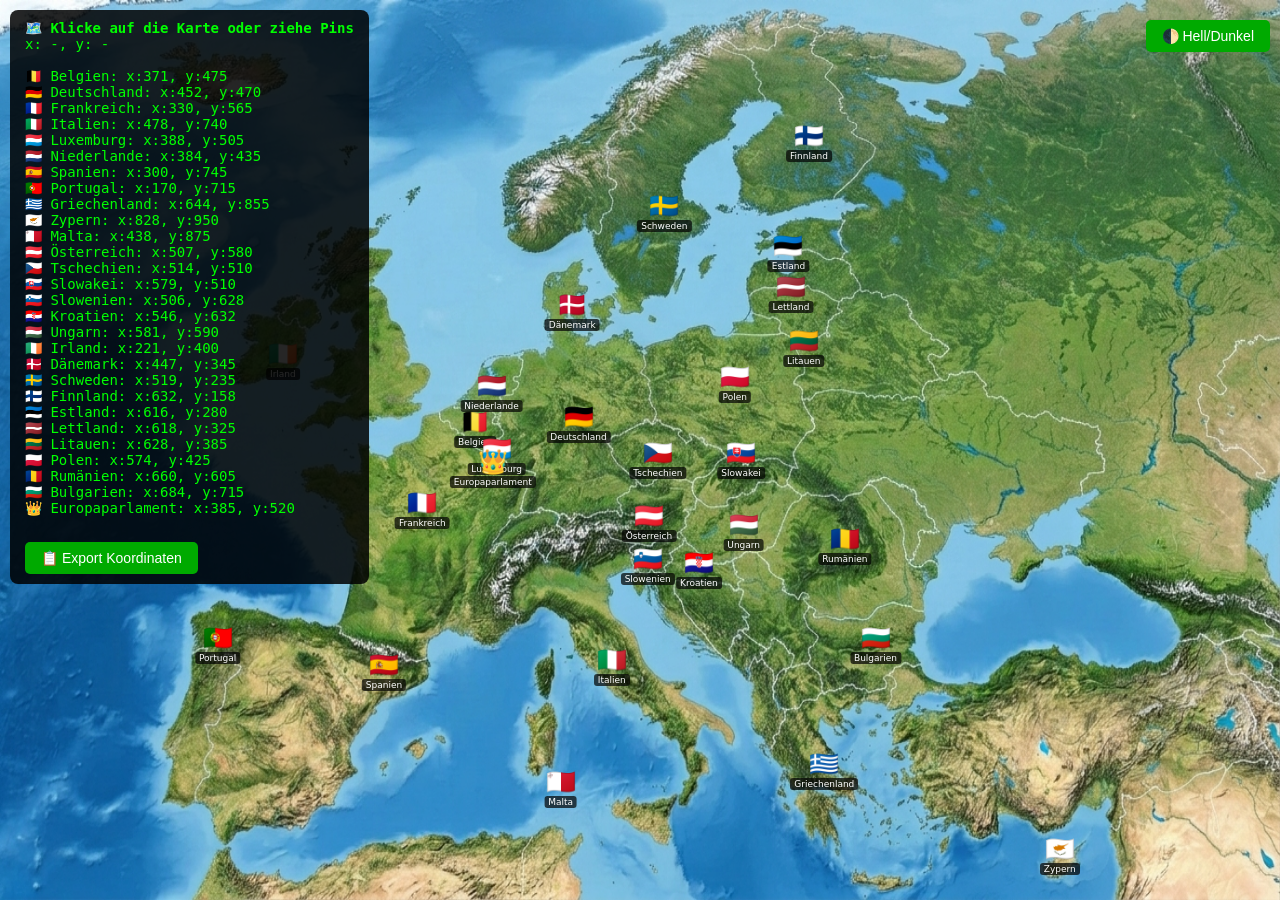
<file: 6.0/calibrate.html>
<!DOCTYPE html>
<html>
<head>
<meta charset="utf-8">
<title>Map Pin Calibrator</title>
<style>
* { margin: 0; padding: 0; box-sizing: border-box; }
body { background: #111; font-family: system-ui; overflow: hidden; }
#container {
  position: relative;
  width: 100vw;
  height: 100vh;
}
#map {
  position: absolute;
  inset: 0;
  width: 100%;
  height: 100%;
  object-fit: fill;
}
.pin {
  position: absolute;
  transform: translate(-50%, -50%);
  font-size: 20px;
  cursor: grab;
  z-index: 10;
  text-align: center;
  user-select: none;
}
.pin .flag { font-size: 24px; }
.pin .name {
  font-size: 9px;
  color: #fff;
  background: rgba(0,0,0,0.7);
  padding: 1px 4px;
  border-radius: 3px;
  white-space: nowrap;
}
#coords {
  position: fixed;
  top: 10px;
  left: 10px;
  background: rgba(0,0,0,0.85);
  color: #0f0;
  padding: 10px 15px;
  font-family: monospace;
  font-size: 14px;
  z-index: 100;
  border-radius: 8px;
  max-height: 90vh;
  overflow-y: auto;
}
#crosshair {
  position: absolute;
  width: 20px; height: 20px;
  border: 2px solid red;
  border-radius: 50%;
  transform: translate(-50%, -50%);
  pointer-events: none;
  z-index: 50;
  display: none;
}
#output {
  position: fixed;
  bottom: 10px;
  right: 10px;
  background: rgba(0,0,0,0.9);
  color: #0f0;
  padding: 15px;
  font-family: monospace;
  font-size: 11px;
  z-index: 100;
  border-radius: 8px;
  max-height: 50vh;
  overflow-y: auto;
  white-space: pre;
}
button {
  background: #0a0;
  color: #fff;
  border: none;
  padding: 8px 16px;
  border-radius: 5px;
  cursor: pointer;
  font-size: 14px;
  margin-top: 10px;
}
#toggle {
  position: fixed;
  top: 10px;
  right: 10px;
  z-index: 100;
}
</style>
</head>
<body>
<div id="container">
  <img id="map" src="assets/story/europe_map_light.jpg">
  <div id="crosshair"></div>
</div>

<div id="coords">
  <b>🗺️ Klicke auf die Karte oder ziehe Pins</b><br>
  <span id="live-coord">x: -, y: -</span><br><br>
  <div id="pin-list"></div>
  <br>
  <button onclick="exportCoords()">📋 Export Koordinaten</button>
</div>

<button id="toggle" onclick="toggleMap()">🌓 Hell/Dunkel</button>

<div id="output" style="display:none"></div>

<script>
const countries = [
  { name: "Belgien", chapter: 1, x: 371, y: 475, flag: "🇧🇪" },
  { name: "Deutschland", chapter: 1, x: 452, y: 470, flag: "🇩🇪" },
  { name: "Frankreich", chapter: 1, x: 330, y: 565, flag: "🇫🇷" },
  { name: "Italien", chapter: 1, x: 478, y: 740, flag: "🇮🇹" },
  { name: "Luxemburg", chapter: 1, x: 388, y: 505, flag: "🇱🇺" },
  { name: "Niederlande", chapter: 1, x: 384, y: 435, flag: "🇳🇱" },
  { name: "Spanien", chapter: 2, x: 300, y: 745, flag: "🇪🇸" },
  { name: "Portugal", chapter: 2, x: 170, y: 715, flag: "🇵🇹" },
  { name: "Griechenland", chapter: 2, x: 644, y: 855, flag: "🇬🇷" },
  { name: "Zypern", chapter: 2, x: 828, y: 950, flag: "🇨🇾" },
  { name: "Malta", chapter: 2, x: 438, y: 875, flag: "🇲🇹" },
  { name: "Österreich", chapter: 3, x: 507, y: 580, flag: "🇦🇹" },
  { name: "Tschechien", chapter: 3, x: 514, y: 510, flag: "🇨🇿" },
  { name: "Slowakei", chapter: 3, x: 579, y: 510, flag: "🇸🇰" },
  { name: "Slowenien", chapter: 3, x: 506, y: 628, flag: "🇸🇮" },
  { name: "Kroatien", chapter: 3, x: 546, y: 632, flag: "🇭🇷" },
  { name: "Ungarn", chapter: 3, x: 581, y: 590, flag: "🇭🇺" },
  { name: "Irland", chapter: 4, x: 221, y: 400, flag: "🇮🇪" },
  { name: "Dänemark", chapter: 4, x: 447, y: 345, flag: "🇩🇰" },
  { name: "Schweden", chapter: 4, x: 519, y: 235, flag: "🇸🇪" },
  { name: "Finnland", chapter: 4, x: 632, y: 158, flag: "🇫🇮" },
  { name: "Estland", chapter: 4, x: 616, y: 280, flag: "🇪🇪" },
  { name: "Lettland", chapter: 4, x: 618, y: 325, flag: "🇱🇻" },
  { name: "Litauen", chapter: 4, x: 628, y: 385, flag: "🇱🇹" },
  { name: "Polen", chapter: 5, x: 574, y: 425, flag: "🇵🇱" },
  { name: "Rumänien", chapter: 5, x: 660, y: 605, flag: "🇷🇴" },
  { name: "Bulgarien", chapter: 5, x: 684, y: 715, flag: "🇧🇬" },
  { name: "Europaparlament", chapter: 5, x: 385, y: 520, flag: "👑" },
];

const container = document.getElementById('container');
const liveCoord = document.getElementById('live-coord');
const pinList = document.getElementById('pin-list');
let isDark = false;
let dragging = null;

// Create pins
countries.forEach((c, i) => {
  const pin = document.createElement('div');
  pin.className = 'pin';
  pin.innerHTML = `<div class="flag">${c.flag}</div><div class="name">${c.name}</div>`;
  pin.style.left = (c.x / 1000 * 100) + '%';
  pin.style.top = (c.y / 1000 * 100) + '%';
  pin.dataset.index = i;
  
  pin.addEventListener('mousedown', (e) => {
    e.preventDefault();
    dragging = { pin, index: i };
    pin.style.cursor = 'grabbing';
  });
  
  container.appendChild(pin);
  c.pinEl = pin;
});

document.addEventListener('mousemove', (e) => {
  const rect = container.getBoundingClientRect();
  const xPct = (e.clientX - rect.left) / rect.width;
  const yPct = (e.clientY - rect.top) / rect.height;
  const x1000 = Math.round(xPct * 1000);
  const y1000 = Math.round(yPct * 1000);
  liveCoord.textContent = `x: ${x1000}, y: ${y1000}`;
  
  if (dragging) {
    const c = countries[dragging.index];
    c.x = x1000;
    c.y = y1000;
    dragging.pin.style.left = (xPct * 100) + '%';
    dragging.pin.style.top = (yPct * 100) + '%';
    updatePinList();
  }
});

document.addEventListener('mouseup', () => {
  if (dragging) {
    dragging.pin.style.cursor = 'grab';
    dragging = null;
  }
});

container.addEventListener('click', (e) => {
  if (e.target.closest('.pin')) return;
  const rect = container.getBoundingClientRect();
  const x1000 = Math.round((e.clientX - rect.left) / rect.width * 1000);
  const y1000 = Math.round((e.clientY - rect.top) / rect.height * 1000);
  const ch = document.getElementById('crosshair');
  ch.style.display = 'block';
  ch.style.left = (x1000 / 10) + '%';
  ch.style.top = (y1000 / 10) + '%';
});

function updatePinList() {
  pinList.innerHTML = countries.map(c => 
    `<span style="color:${c.x !== undefined ? '#0f0' : '#f00'}">${c.flag} ${c.name}: x:${c.x}, y:${c.y}</span>`
  ).join('<br>');
}
updatePinList();

function toggleMap() {
  isDark = !isDark;
  document.getElementById('map').src = isDark 
    ? 'assets/story/europe_map.jpg' 
    : 'assets/story/europe_map_light.jpg';
}

function exportCoords() {
  const output = document.getElementById('output');
  output.style.display = 'block';
  let code = 'expeditionRoute: [\n';
  const chapters = {1: 'Gründerstaaten', 2: 'Süden', 3: 'Mitteleuropa', 4: 'Norden', 5: 'Finale'};
  let lastCh = 0;
  countries.forEach(c => {
    if (c.chapter !== lastCh) {
      code += `  // Kapitel ${c.chapter}\n`;
      lastCh = c.chapter;
    }
    code += `  { name: "${c.name}", chapter: ${c.chapter}, x: ${c.x}, y: ${c.y}, flag: "${c.flag}" },\n`;
  });
  code += ']';
  output.textContent = code;
  navigator.clipboard?.writeText(code);
}
</script>
</body>
</html>
</file>
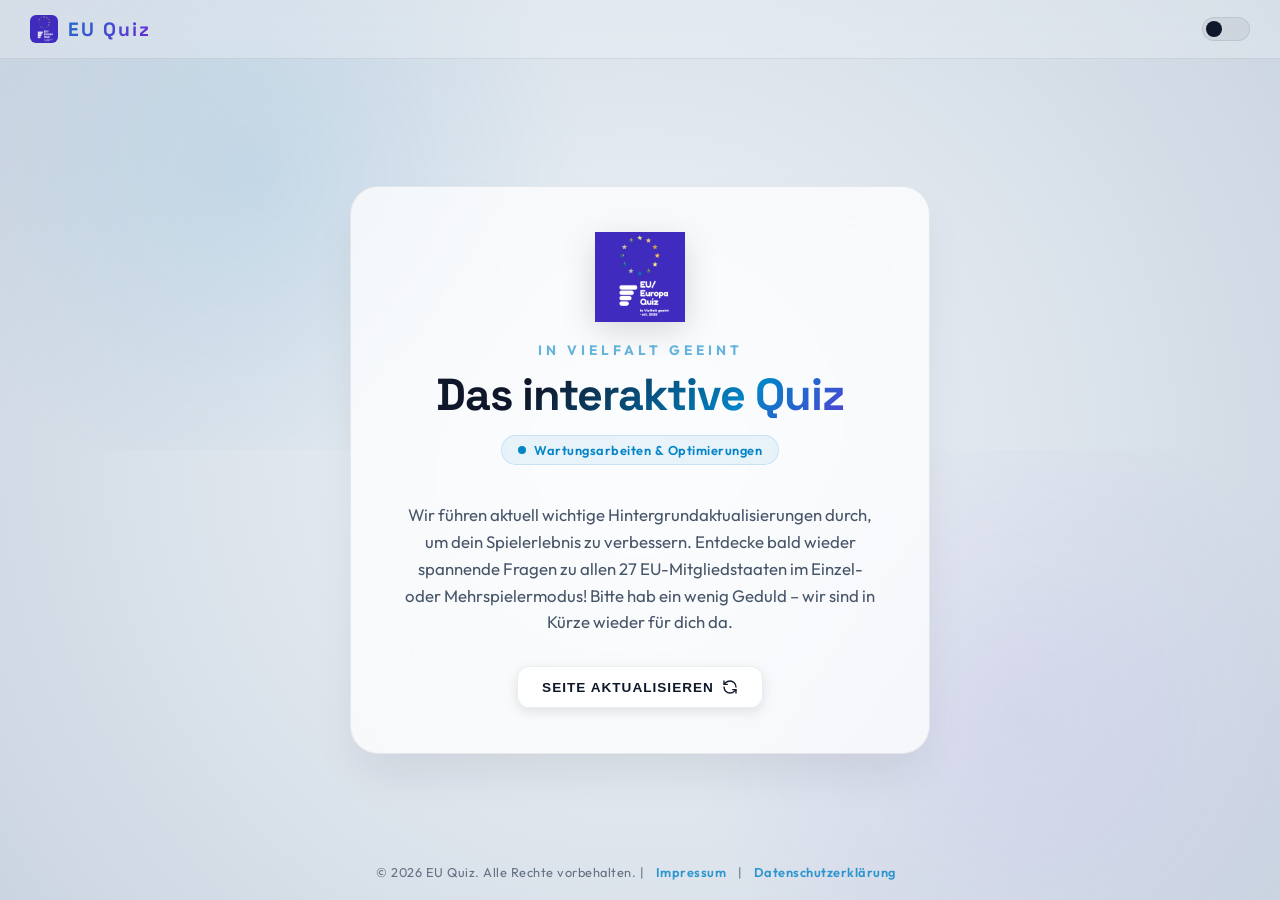
<file: 6.0/maintenance.html>
<!DOCTYPE html>
<html lang="de">
<head>
<meta charset="UTF-8">
<meta name="viewport" content="width=device-width, initial-scale=1.0">
<title>EU / Europa Quiz – Wartungsarbeiten</title>
<meta name="description" content="Das interaktive EU- &amp; Europa-Quiz: Teste dein Wissen über alle 27 EU-Mitgliedstaaten! Erbeute Länder, sammle XP &amp; spiele im Einzel- oder Mehrspieler.">
<meta name="keywords" content="EU Quiz, Europa Quiz, Europäische Union, Quizspiel, Erdkunde, Geografie, Geschichte, Politik, Kultur, Schule, Binnenmarkt">
<meta name="author" content="EU / Europa Quiz">

<!-- Favicon & Icons -->
<link rel="icon" type="image/png" sizes="32x32" href="favicon.png">
<link rel="icon" type="image/png" sizes="16x16" href="favicon.png">
<link rel="shortcut icon" href="favicon.png">
<link rel="apple-touch-icon" href="apple-touch-icon.png">

<!-- Open Graph / Social Media -->
<meta property="og:title" content="EU / Europa Quiz – In Vielfalt geeint">
<meta property="og:description" content="Das interaktive EU- &amp; Europa-Quiz: Teste dein Wissen über alle 27 EU-Mitgliedstaaten in 5 spannenden Kategorien!">
<meta property="og:image" content="assets/logo.png">
<meta property="og:type" content="website">

<!-- Twitter Card -->
<meta name="twitter:card" content="summary_large_image">
<meta name="twitter:title" content="EU / Europa Quiz – In Vielfalt geeint">
<meta name="twitter:description" content="Das interaktive EU- &amp; Europa-Quiz: Teste dein Wissen über alle 27 EU-Mitgliedstaaten!">
<meta name="twitter:image" content="assets/logo.png">

<!-- Cookiebot -->
<script id="Cookiebot" src="https://consent.cookiebot.com/uc.js" data-cbid="a0b4e83a-b18e-4368-aa13-7da525487b4c" data-blockingmode="auto" type="text/javascript"></script>
<!-- Google tag (gtag.js) - Manuelle Cookiebot-Steuerung -->
<script type="text/plain" data-cookieconsent="statistics" src="https://www.googletagmanager.com/gtag/js?id=G-BZ7J2FT6GX"></script>
<script type="text/plain" data-cookieconsent="statistics">
window.dataLayer = window.dataLayer || [];
function gtag(){dataLayer.push(arguments);}
gtag('js', new Date());
gtag('config', 'G-BZ7J2FT6GX', { 'anonymize_ip': true });
</script>

<!-- Google Fonts -->
<link rel="preconnect" href="https://fonts.googleapis.com">
<link rel="preconnect" href="https://fonts.gstatic.com" crossorigin>
<link href="https://fonts.googleapis.com/css2?family=Outfit:wght@300;400;600;800&family=Space+Grotesk:wght@400;600;700&display=swap" rel="stylesheet">

<style>
  :root {
    --bg-gradient: radial-gradient(circle at 50% 50%, #f1f5f9 0%, #cbd5e1 100%);
    --bg-solid: #e2e8f0;
    --card-bg: rgba(255, 255, 255, 0.75);
    --card-border: rgba(15, 23, 42, 0.08);
    --card-hover: rgba(255, 255, 255, 0.9);
    --text-primary: #0f172a;
    --text-secondary: #475569;
    --accent: #0284c7;
    --accent-alt: #6d28d9;
    --accent-glow: rgba(2, 132, 199, 0.1);
    --success: #059669;
    --error: #e11d48;
    --shadow-color: rgba(15, 23, 42, 0.1);
  }

  body.dark-mode {
    --bg-gradient: radial-gradient(circle at 50% 50%, #08071a 0%, #020208 100%);
    --bg-solid: #03020a;
    --card-bg: rgba(255, 255, 255, 0.03);
    --card-border: rgba(255, 255, 255, 0.07);
    --card-hover: rgba(255, 255, 255, 0.07);
    --text-primary: #f8fafc;
    --text-secondary: #94a3b8;
    --accent: #06b6d4; 
    --accent-alt: #8b5cf6; 
    --accent-glow: rgba(6, 182, 212, 0.15);
    --success: #10b981;
    --error: #f43f5e;
    --shadow-color: rgba(0, 0, 0, 0.6);
  }

  * {
    box-sizing: border-box;
  }

  body { 
    font-family: 'Outfit', sans-serif; 
    background: var(--bg-gradient); 
    background-attachment: fixed;
    color: var(--text-primary); 
    margin: 0; 
    min-height: 100vh;
    transition: background 0.5s cubic-bezier(0.4, 0, 0.2, 1), color 0.3s ease;
    overflow-x: hidden;
    display: flex;
    flex-direction: column;
    align-items: center;
    justify-content: center;
  }

  .mesh-glow {
    position: fixed;
    top: -10%;
    left: -10%;
    width: 60%;
    height: 60%;
    background: radial-gradient(circle, var(--accent-glow) 0%, transparent 70%);
    z-index: -1;
    pointer-events: none;
    animation: pulseGlow 10s infinite alternate ease-in-out;
  }

  .mesh-glow-2 {
    position: fixed;
    bottom: -10%;
    right: -10%;
    width: 60%;
    height: 60%;
    background: radial-gradient(circle, rgba(139, 92, 246, 0.08) 0%, transparent 70%);
    z-index: -1;
    pointer-events: none;
    animation: pulseGlow2 12s infinite alternate ease-in-out;
  }

  @keyframes pulseGlow {
    0% { transform: scale(1) translate(0, 0); }
    100% { transform: scale(1.1) translate(5%, 5%); }
  }
  @keyframes pulseGlow2 {
    0% { transform: scale(1) translate(0, 0); }
    100% { transform: scale(1.15) translate(-4%, -4%); }
  }

  .top-bar { 
    position: fixed; 
    top: 0; 
    left: 0;
    width: 100%;
    padding: 15px 30px;
    z-index: 1000; 
    display: flex; 
    justify-content: space-between;
    align-items: center;
    backdrop-filter: blur(12px);
    -webkit-backdrop-filter: blur(12px);
    border-bottom: 1px solid var(--card-border);
    background: rgba(241, 245, 249, 0.3);
  }

  body.dark-mode .top-bar {
    background: rgba(3, 2, 10, 0.2);
  }

  .brand {
    font-family: 'Space Grotesk', sans-serif;
    font-weight: 700;
    font-size: 1.2rem;
    letter-spacing: 2px;
    background: linear-gradient(135deg, var(--accent), var(--accent-alt));
    -webkit-background-clip: text;
    -webkit-text-fill-color: transparent;
    display: flex;
    align-items: center;
    gap: 10px;
  }

  .brand img {
    width: 28px;
    height: 28px;
    object-fit: contain;
    border-radius: 6px;
  }

  .top-controls {
    display: flex;
    align-items: center;
    gap: 15px;
  }

  .btn-main { 
    background: var(--card-bg); 
    border: 1px solid var(--card-border); 
    color: var(--text-primary); 
    padding: 12px 24px; 
    cursor: pointer; 
    font-weight: 600; 
    border-radius: 12px; 
    transition: all 0.3s cubic-bezier(0.4, 0, 0.2, 1); 
    backdrop-filter: blur(10px); 
    -webkit-backdrop-filter: blur(10px);
    text-transform: uppercase; 
    letter-spacing: 1px;
    font-size: 0.85rem;
    display: inline-flex;
    align-items: center;
    justify-content: center;
    gap: 8px;
    box-shadow: 0 4px 12px rgba(0,0,0,0.1);
  }

  .btn-main:hover { 
    background: linear-gradient(135deg, var(--accent), var(--accent-alt)); 
    border-color: transparent; 
    color: #ffffff; 
    box-shadow: 0 0 20px var(--accent-glow); 
    transform: translateY(-2px);
  }

  .btn-main:active {
    transform: translateY(1px);
  }

  .screen { 
    width: 100%;
    min-height: 100vh;
    display: flex; 
    align-items: center; 
    justify-content: center; 
    padding: 100px 20px 60px; 
    box-sizing: border-box;
    animation: fadeIn 0.65s cubic-bezier(0.16, 1, 0.3, 1) both;
  }

  @keyframes fadeIn {
    from { opacity: 0; transform: scale(0.97) translateY(15px); }
    to { opacity: 1; transform: scale(1) translateY(0); }
  }

  .card-box { 
    background: var(--card-bg); 
    padding: 45px 40px; 
    border-radius: 28px; 
    border: 1px solid var(--card-border); 
    backdrop-filter: blur(25px); 
    -webkit-backdrop-filter: blur(25px);
    max-width: 580px; 
    width: 100%; 
    box-shadow: 0 25px 50px -12px var(--shadow-color);
    transition: transform 0.3s ease, border-color 0.3s ease;
    text-align: center;
    position: relative;
    overflow: hidden;
  }

  .card-box:hover {
    border-color: rgba(2, 132, 199, 0.2);
  }

  .logo-preview-img {
    width: 90px;
    height: 90px;
    object-fit: contain;
    margin-bottom: 15px;
    filter: drop-shadow(0 8px 16px rgba(0,0,0,0.15));
    animation: floatLogo 4s ease-in-out infinite alternate;
  }

  @keyframes floatLogo {
    0% { transform: translateY(0); }
    100% { transform: translateY(-8px); }
  }

  .hero-title {
    font-family: 'Space Grotesk', sans-serif;
    font-size: 2.8rem;
    font-weight: 800;
    line-height: 1.15;
    margin: 10px 0 15px;
    letter-spacing: -1px;
    background: linear-gradient(135deg, var(--text-primary) 30%, var(--accent) 70%, var(--accent-alt) 100%);
    -webkit-background-clip: text;
    -webkit-text-fill-color: transparent;
  }

  .status-badge {
    display: inline-flex;
    align-items: center;
    gap: 8px;
    font-weight: 600; 
    background: rgba(2, 132, 199, 0.08); 
    padding: 6px 16px; 
    border-radius: 30px;
    border: 1px solid rgba(2, 132, 199, 0.15);
    font-size: 0.8rem;
    letter-spacing: 0.5px;
    color: var(--accent);
    margin-bottom: 20px;
  }

  .pulse-dot {
    width: 8px;
    height: 8px;
    background-color: var(--accent);
    border-radius: 50%;
    animation: dotPulse 1.8s infinite ease-in-out;
  }

  @keyframes dotPulse {
    0% { transform: scale(0.8); opacity: 0.5; box-shadow: 0 0 0 0 rgba(2, 132, 199, 0.7); }
    50% { transform: scale(1.2); opacity: 1; box-shadow: 0 0 0 8px rgba(2, 132, 199, 0); }
    100% { transform: scale(0.8); opacity: 0.5; box-shadow: 0 0 0 0 rgba(2, 132, 199, 0); }
  }

  .desc {
    color: var(--text-secondary);
    font-size: 1.05rem;
    line-height: 1.6;
    margin-bottom: 30px;
    max-width: 480px;
    margin-left: auto;
    margin-right: auto;
  }

  /* Theme Switch */
  .switch { 
    position: relative; 
    display: inline-block; 
    width: 48px; 
    height: 24px; 
  }
  .switch input { opacity: 0; width: 0; height: 0; }
  .slider { 
    position: absolute; 
    cursor: pointer; 
    top: 0; left: 0; right: 0; bottom: 0; 
    background-color: rgba(0,0,0,0.05); 
    transition: .3s; 
    border-radius: 30px; 
    border: 1px solid var(--card-border);
  }
  body.dark-mode .slider {
    background-color: rgba(255,255,255,0.1);
  }
  .slider:before { 
    position: absolute; 
    content: ""; 
    height: 16px; 
    width: 16px; 
    left: 3px; 
    bottom: 3px; 
    background-color: var(--text-primary); 
    transition: .3s cubic-bezier(0.18, 0.89, 0.32, 1.28); 
    border-radius: 50%; 
  }
  input:checked + .slider { background-color: var(--accent-glow); border-color: var(--accent); }
  input:checked + .slider:before { transform: translateX(24px); background-color: var(--accent); }
  
  .footer {
    position: absolute;
    bottom: 20px;
    font-size: 0.8rem;
    color: var(--text-secondary);
    opacity: 0.8;
    letter-spacing: 0.5px;
    text-align: center;
    width: 100%;
    padding: 0 20px;
  }

  .footer a {
    color: var(--accent);
    text-decoration: none;
    margin: 0 8px;
    font-weight: 600;
    transition: color 0.2s;
  }

  .footer a:hover {
    color: var(--accent-alt);
    text-decoration: underline;
  }

  /* Modal Styles */
  #legalModal {
    display: none; 
    position: fixed; 
    z-index: 10000; 
    left: 0; 
    top: 0; 
    width: 100%; 
    height: 100%; 
    background-color: rgba(15, 23, 42, 0.4); 
    backdrop-filter: blur(8px);
    -webkit-backdrop-filter: blur(8px);
    overflow-y: auto;
  }

  body.dark-mode #legalModal {
    background-color: rgba(0, 0, 0, 0.7);
  }

  .modal-content {
    background: #ffffff;
    color: #0f172a;
    margin: 80px auto; 
    padding: 40px; 
    border: 1px solid rgba(15, 23, 42, 0.08); 
    width: 90%; 
    max-width: 750px; 
    border-radius: 24px; 
    position: relative; 
    font-size: 0.95rem; 
    line-height: 1.6; 
    text-align: left; 
    box-shadow: 0 25px 50px -12px rgba(15, 23, 42, 0.15);
    animation: modalFadeIn 0.3s cubic-bezier(0.16, 1, 0.3, 1) both;
  }

  body.dark-mode .modal-content {
    background: #11101d;
    color: #f8fafc;
    border-color: rgba(255, 255, 255, 0.07);
    box-shadow: 0 25px 50px -12px rgba(0, 0, 0, 0.5);
  }

  .modal-content h2, .modal-content h3 {
    color: var(--text-primary);
    font-family: 'Space Grotesk', sans-serif;
  }

  @keyframes modalFadeIn {
    from { opacity: 0; transform: scale(0.95) translateY(10px); }
    to { opacity: 1; transform: scale(1) translateY(0); }
  }

  .close-modal {
    position: absolute; 
    right: 25px; 
    top: 20px; 
    font-size: 28px; 
    font-weight: bold; 
    color: #94a3b8; 
    cursor: pointer;
    transition: color 0.2s;
  }

  .close-modal:hover {
    color: #0f172a;
  }

  body.dark-mode .close-modal:hover {
    color: #f8fafc;
  }
</style>
</head>
<body>

<div class="mesh-glow"></div>
<div class="mesh-glow-2"></div>

<!-- Top Navigation -->
<div class="top-bar">
  <div class="brand">
    <img src="assets/logo.png" alt="EU Quiz Logo" onerror="this.style.display='none'">
    EU Quiz
  </div>
  <div class="top-controls">
    <label class="switch" title="Design wechseln">
      <input type="checkbox" id="theme-toggle" onchange="toggleTheme()">
      <span class="slider"></span>
    </label>
  </div>
</div>

<!-- Maintenance Content -->
<div class="screen">
  <div class="card-box">
    
    <!-- Artwork / Logo Image -->
    <img src="assets/logo.png" alt="EU Quiz Logo" class="logo-preview-img" onerror="this.style.display='none'">

    <div style="font-size: 0.85rem; opacity: 0.6; letter-spacing: 4px; text-transform: uppercase; color: var(--accent); font-weight: 700; margin-bottom: 5px;">In Vielfalt geeint</div>
    <h1 class="hero-title">Das interaktive Quiz</h1>

    <div class="status-badge">
      <div class="pulse-dot"></div>
      <span>Wartungsarbeiten &amp; Optimierungen</span>
    </div>

    <p class="desc">
      Wir führen aktuell wichtige Hintergrundaktualisierungen durch, um dein Spielerlebnis zu verbessern. Entdecke bald wieder spannende Fragen zu allen 27 EU-Mitgliedstaaten im Einzel- oder Mehrspielermodus! Bitte hab ein wenig Geduld – wir sind in Kürze wieder für dich da.
    </p>

    <button class="btn-main" onclick="location.reload()">
      Seite aktualisieren
      <svg width="16" height="16" viewBox="0 0 24 24" fill="none" stroke="currentColor" stroke-width="2" stroke-linecap="round" stroke-linejoin="round" class="lucide lucide-refresh-cw"><path d="M21 12a9 9 0 0 0-9-9 9.75 9.75 0 0 0-6.74 2.74L3 8"/><path d="M3 3v5h5"/><path d="M3 12a9 9 0 0 0 9 9 9.75 9.75 0 0 0 6.74-2.74L21 16"/><path d="M16 16h5v5"/></svg>
    </button>

  </div>
</div>

<!-- Footer with Impressum and Datenschutzerklärung -->
<div class="footer">
  &copy; <span id="current-year"></span> EU Quiz. Alle Rechte vorbehalten. | 
  <a href="#" id="openImpressum">Impressum</a> | 
  <a href="#" id="openDatenschutz">Datenschutzerklärung</a>
</div>

<!-- Modal Overlay for Impressum / Privacy Policy -->
<div id="legalModal">
  <div class="modal-content">
    <span class="close-modal" id="closeModal">&times;</span>
    <div id="legalContent"></div>
  </div>
</div>

<script>
  // Dynamic Year
  document.getElementById('current-year').textContent = new Date().getFullYear();

  // Dark Mode Handling
  const themeToggle = document.getElementById('theme-toggle');
  
  // Set theme from local storage or match media query
  const savedTheme = localStorage.getItem('theme');
  const systemPrefersDark = window.matchMedia('(prefers-color-scheme: dark)').matches;
  
  if (savedTheme === 'dark' || (!savedTheme && systemPrefersDark)) {
    document.body.classList.add('dark-mode');
    if (themeToggle) themeToggle.checked = true;
  } else {
    document.body.classList.remove('dark-mode');
    if (themeToggle) themeToggle.checked = false;
  }

  function toggleTheme() {
    const isDark = document.body.classList.toggle('dark-mode');
    localStorage.setItem('theme', isDark ? 'dark' : 'light');
  }

  // Legal Content Texts (copied from index.html)
  const impressumText = `
    <h2>Impressum</h2>
    <p><strong>Diensteanbieter &amp; Medieninhaber:</strong><br>
    Leading Developer: Thiemo Greger<br>
    Manager of Content: David Schwarz<br><br>
    <strong>Erreichbar unter der Anschrift:</strong><br>
    Carnerigasse 30-32<br>
    8010 Graz<br>Österreich</p>
    <p><strong>Kontakt:</strong><br>E-Mail: thiemo.greger@carneri.at oder david.schwarz@carneri.at</p>
    <p><strong>Blattlinie:</strong><br>Diese Website und das darauf bereitgestellte Spiel wurden im Rahmen eines Schulprojekts erstellt. Die Bereitstellung erfolgt rein zu Bildungszwecken und verfolgt keinerlei kommerzielle Interessen.</p>
  `;

  const datenschutzText = `
    <h2>Datenschutzerklärung</h2>
    <h3>1. Allgemeine Hinweise</h3>
    <p>Verantwortlich für die Datenverarbeitung auf dieser Website sind die oben im Impressum genannten Diensteanbieter. Diese Website und ihr Inhalt richten sich an Nutzer mit Wohnsitz oder Aufenthalt in Europa.</p>
    <h3>2. Hosting durch GitHub Pages</h3>
    <p>Diese Website wird auf Servern von GitHub Inc. (USA) bereitgestellt. GitHub erfasst automatisch Logfiles (u.a. IP-Adresse, Browsertyp, Datum und Uhrzeit des Zugriffs). Dies ist technisch notwendig. GitHub ist unter dem EU-US Data Privacy Framework zertifiziert.</p>
    <h3>3. Google Analytics 4</h3>
    <p>Diese Website nutzt Google Analytics 4 der Google Ireland Limited. Die Datenverarbeitung erfolgt ausschließlich auf Grundlage Ihrer ausdrücklichen Einwilligung gemäß Art. 6 Abs. 1 lit. a DSGVO via Cookiebot-Banner. Haben Sie keine Einwilligung erteilt, wird das Tracking blockiert. Die IP-Anonymisierung ist aktiv. Die Daten werden nach 2 Monaten automatisch gelöscht.</p>
    <h3>4. Firebase Realtime Database &amp; Cloud Firestore (Multiplayer, Nutzerprofil &amp; App Check)</h3>
    <p>Für den Echtzeit-Multiplayer, das automatische Matchmaking, die Speicherung des Europapasses/Userprofils sowie den Missbrauchsschutz nutzen wir Firebase-Dienste (Google Ireland Limited) und Firebase App Check (reCAPTCHA v3). Es werden temporäre Spieldaten (Raumcode, Spitzname, Punktestand) sowie anonymisierte Sicherheits-Tokens zur Bot-Abwehr verarbeitet. Alle Spieldaten in Räumen werden nach Spielende gelöscht. Die Rechtsgrundlage ist Art. 6 Abs. 1 lit. f DSGVO (berechtigtes Interesse an Funktionsfähigkeit, Spielespeicherung und Sicherheit).</p>
    <h3>5. Lokaler Speicher (localStorage)</h3>
    <p>Um das Spielerlebnis komfortabel zu gestalten, werden bestimmte Daten lokal in Ihrem Browser (localStorage) gespeichert (z. B. Einstellungen, Avatare &amp; Erfolge). Diese Daten verbleiben auf Ihrem Endgerät und werden nicht an Dritte übertragen.</p>
    <h3>6. Ihre Rechte</h3>
    <p>Ihnen stehen die Rechte auf Auskunft, Berichtigung, Löschung, Einschränkung, Datenübertragbarkeit, Widerruf und Widerspruch zu. Beschwerden können an die österreichische Datenschutzbehörde (DSB) gerichtet werden.</p>
  `;

  // Modal logic
  const modal = document.getElementById("legalModal");
  const legalContent = document.getElementById("legalContent");
  const closeModal = document.getElementById("closeModal");

  document.getElementById("openImpressum").addEventListener("click", function(e) {
    e.preventDefault();
    legalContent.innerHTML = impressumText;
    modal.style.display = "block";
  });

  document.getElementById("openDatenschutz").addEventListener("click", function(e) {
    e.preventDefault();
    legalContent.innerHTML = datenschutzText;
    modal.style.display = "block";
  });

  closeModal.addEventListener("click", function() {
    modal.style.display = "none";
  });

  window.addEventListener("click", function(e) {
    if (e.target == modal) {
      modal.style.display = "none";
    }
  });
</script>

</body>
</html>
</file>
